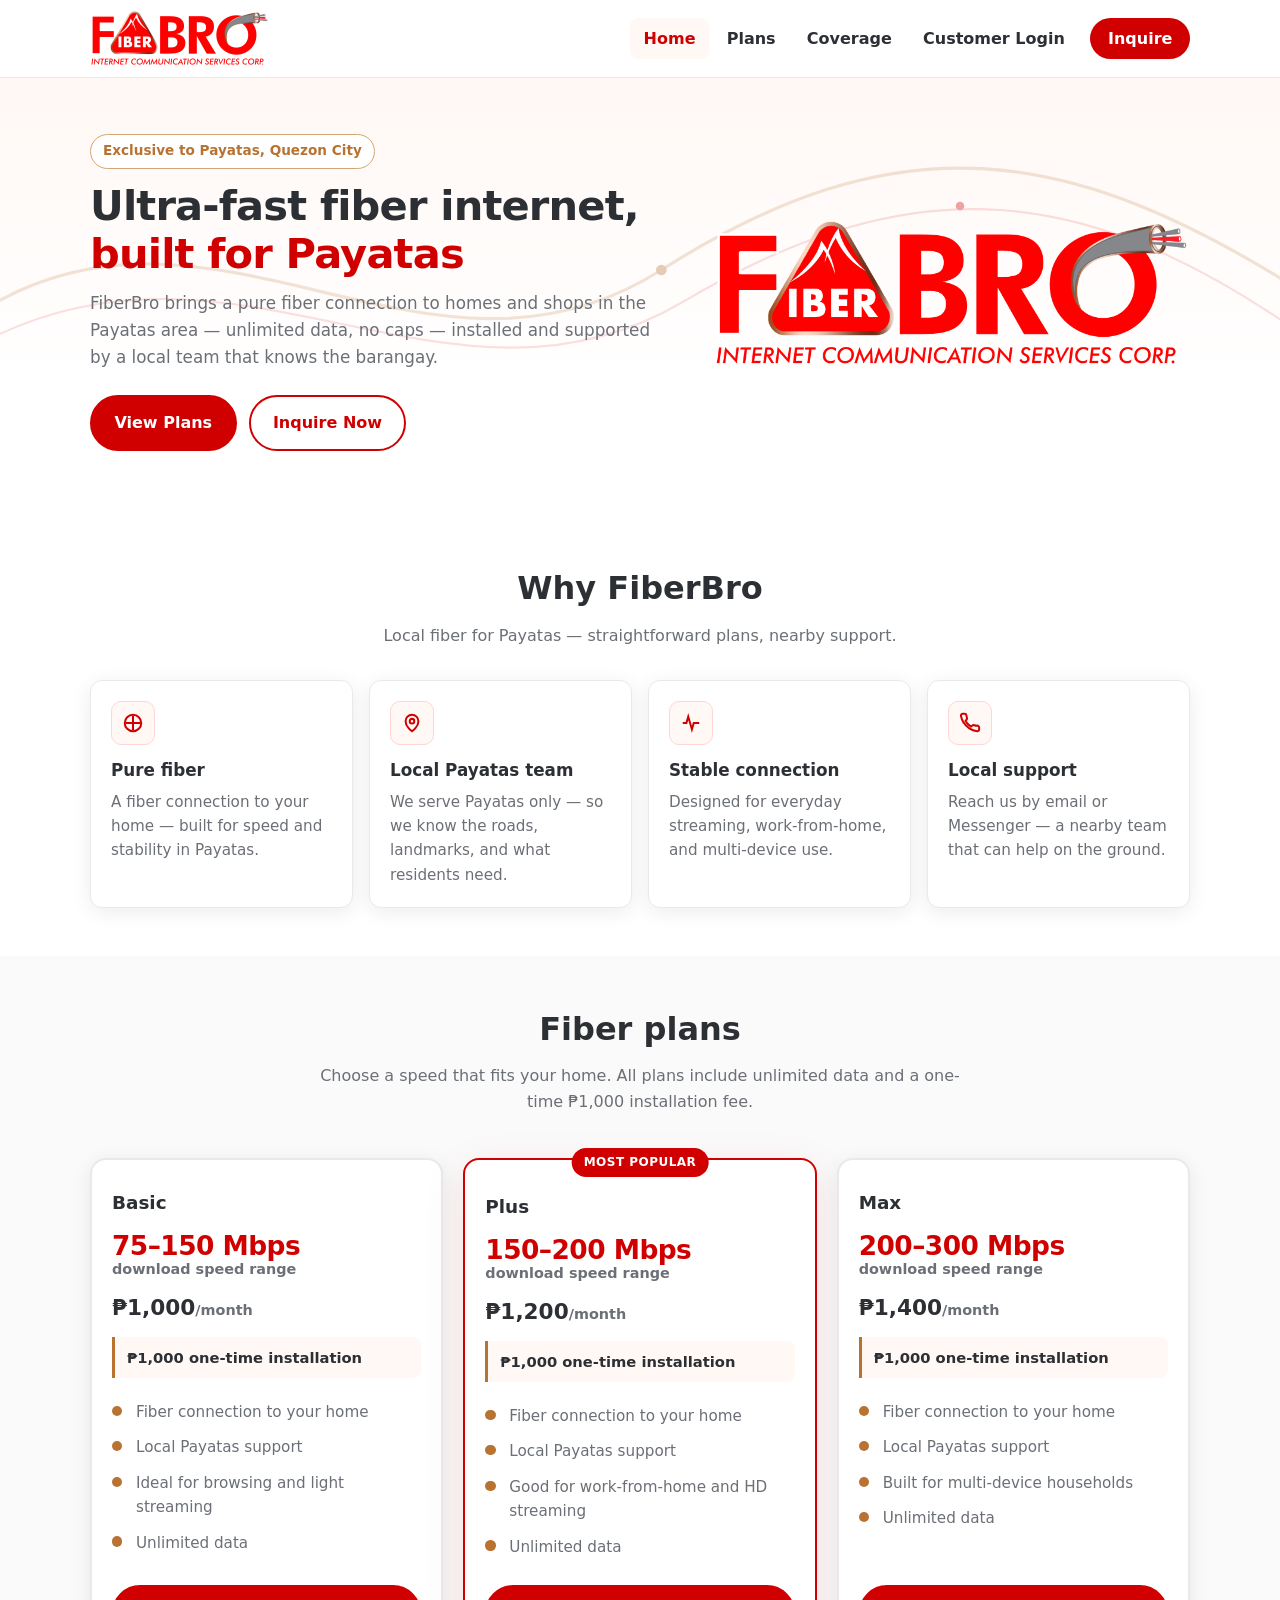
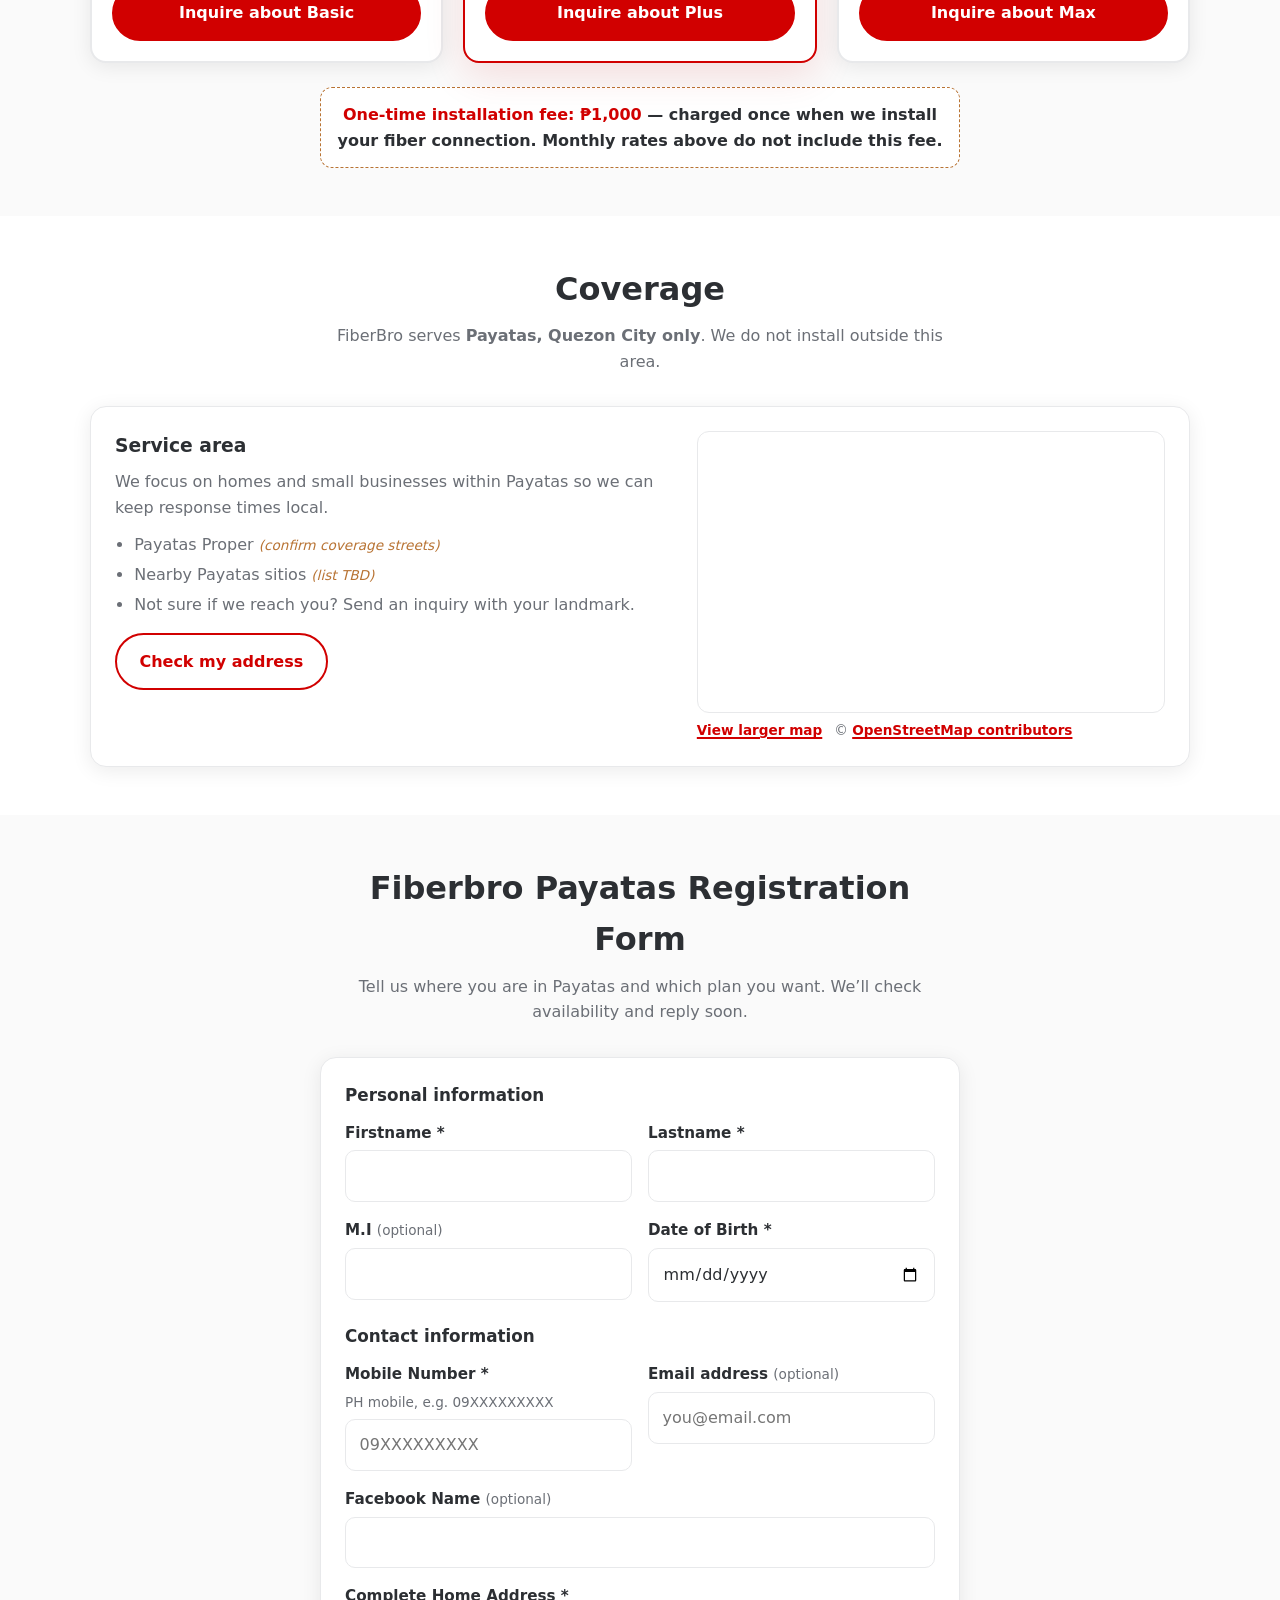
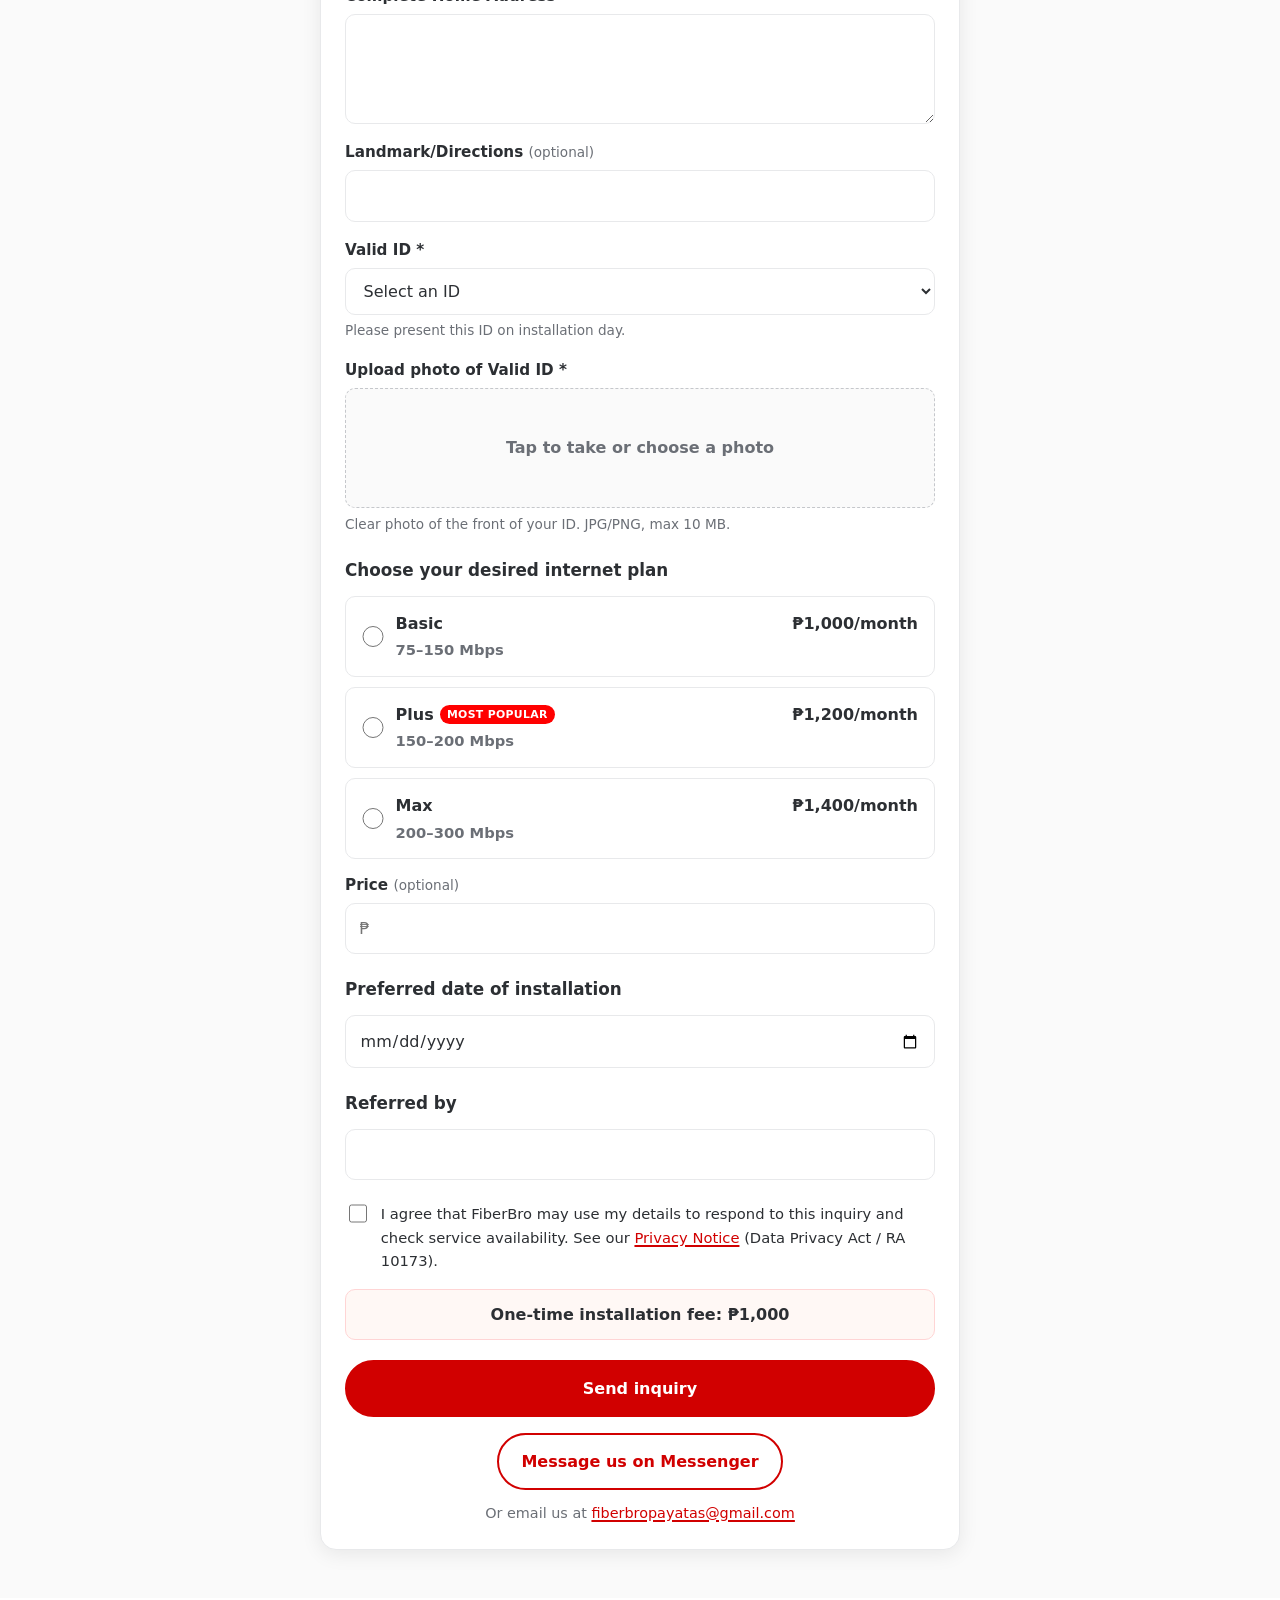
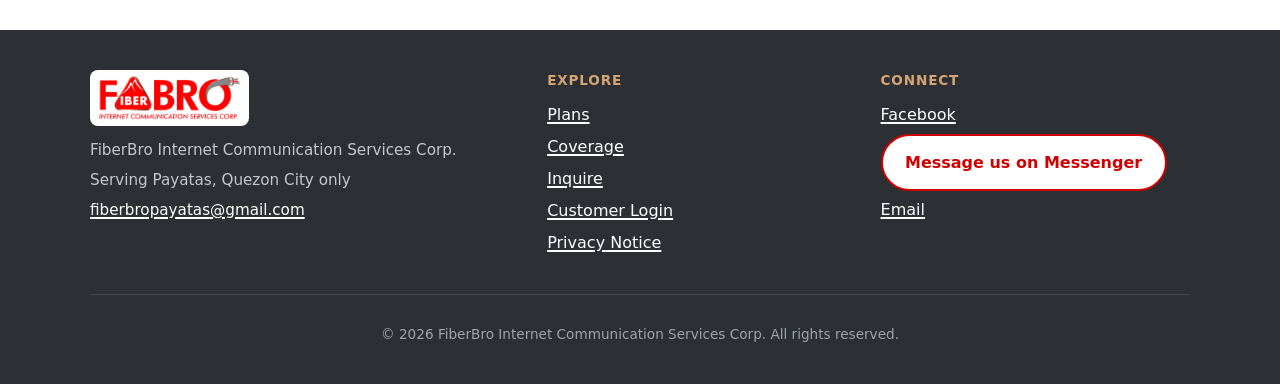
<file: index.html>
<!DOCTYPE html>
<html lang="en">
<head>
  <meta charset="utf-8">
  <meta name="viewport" content="width=device-width, initial-scale=1">
  <title>FiberBro — Ultra-fast fiber internet for Payatas</title>
  <meta name="description" content="FiberBro Internet Communication Services Corp. brings fiber internet exclusively to Payatas, Quezon City. Plans from ₱1,000/month. Inquire today.">
  <meta name="theme-color" content="#D10000">
  <link rel="canonical" href="https://fiberbro.pages.dev/">
  <link rel="icon" href="/assets/img/favicon-32.png?v=20261111a" type="image/png" sizes="32x32">
  <link rel="icon" href="/assets/img/favicon-512.png?v=20261111a" type="image/png" sizes="512x512">
  <link rel="apple-touch-icon" href="/assets/img/apple-touch-icon.png?v=20261111a">

  <meta property="og:type" content="website">
  <meta property="og:site_name" content="FiberBro">
  <meta property="og:title" content="FiberBro — Ultra-fast fiber internet for Payatas">
  <meta property="og:description" content="Fiber internet exclusive to Payatas, Quezon City. Plans from ₱1,000/month plus ₱1,000 one-time installation.">
  <meta property="og:url" content="https://fiberbro.pages.dev/">
  <meta property="og:image" content="https://fiberbro.pages.dev/assets/img/og-image.png?v=20261111a">
  <meta property="og:locale" content="en_PH">
  <meta name="twitter:card" content="summary_large_image">
  <meta name="twitter:title" content="FiberBro — Fiber internet for Payatas">
  <meta name="twitter:description" content="Local fiber internet for Payatas, Quezon City. Inquire today.">
  <meta name="twitter:image" content="https://fiberbro.pages.dev/assets/img/og-image.png?v=20261111a">

  <link rel="stylesheet" href="/assets/css/styles.css?v=20261111a">

  <script type="application/ld+json">
  {
    "@context": "https://schema.org",
    "@type": "LocalBusiness",
    "name": "FiberBro Internet Communication Services Corp.",
    "alternateName": "FiberBro",
    "description": "Fiber internet provider exclusive to the Payatas area of Quezon City, Philippines.",
    "url": "https://fiberbro.pages.dev/",
    "email": "fiberbropayatas@gmail.com",
    "image": "https://fiberbro.pages.dev/assets/img/fiberbro-logo.png?v=20261111a",
    "areaServed": {
      "@type": "Place",
      "name": "Payatas, Quezon City, Philippines"
    },
    "address": {
      "@type": "PostalAddress",
      "addressLocality": "Payatas",
      "addressRegion": "Quezon City",
      "addressCountry": "PH"
    },
    "priceRange": "₱₱",
    "sameAs": [
      "https://www.facebook.com/721922910999905"
    ]
  }
  </script>
</head>
<body>
  <a class="skip-link" href="#main">Skip to content</a>

  <header class="site-header">
    <div class="container header-inner">
      <a class="logo-link" href="/" aria-label="FiberBro home">
        <picture>
          <source type="image/webp" srcset="/assets/img/fiberbro-logo-header.webp?v=20261111a">
          <img src="/assets/img/fiberbro-logo-header.png?v=20261111a" width="716" height="224" alt="FiberBro Internet Communication Services Corp.">
        </picture>
      </a>
      <button class="nav-toggle" type="button" aria-controls="site-nav" aria-expanded="false" aria-label="Open menu">
        <svg viewBox="0 0 24 24" fill="none" stroke="currentColor" stroke-width="2.5" aria-hidden="true">
          <path d="M4 6h16M4 12h16M4 18h16"/>
        </svg>
      </button>
      <nav class="site-nav" id="site-nav" aria-label="Primary">
        <ul>
          <li><a href="#home" aria-current="page">Home</a></li>
          <li><a href="#plans">Plans</a></li>
          <li><a href="#coverage">Coverage</a></li>
          <li><a href="/login/">Customer Login</a></li>
          <li><a class="nav-cta" href="#inquire">Inquire</a></li>
        </ul>
      </nav>
    </div>
  </header>

  <main id="main">
    <!-- HERO -->
    <section class="hero" id="home">
      <svg class="hero-fiber" viewBox="0 0 1200 400" preserveAspectRatio="none" aria-hidden="true">
        <path d="M-20 220 C 200 80, 400 320, 620 180 S 1000 60, 1220 200" fill="none" stroke="#B87333" stroke-width="3" opacity="0.55"/>
        <path d="M-20 250 C 220 120, 420 340, 640 210 S 1020 100, 1220 240" fill="none" stroke="#D10000" stroke-width="2" opacity="0.35"/>
        <circle cx="620" cy="180" r="5" fill="#B87333"/>
        <circle cx="900" cy="120" r="4" fill="#D10000"/>
      </svg>
      <div class="container hero-inner">
        <div class="hero-copy">
          <span class="badge-local">Exclusive to Payatas, Quezon City</span>
          <h1>Ultra-fast fiber internet, <span class="accent">built for Payatas</span></h1>
          <p class="hero-sub">FiberBro brings a pure fiber connection to homes and shops in the Payatas area — unlimited data, no caps — installed and supported by a local team that knows the barangay.</p>
          <div class="hero-actions">
            <a class="btn btn-primary" href="#plans">View Plans</a>
            <a class="btn btn-secondary" href="#inquire">Inquire Now</a>
          </div>
        </div>
        <div class="hero-brand">
          <picture>
            <source type="image/webp" srcset="/assets/img/fiberbro-logo.webp?v=20261111a">
            <img src="/assets/img/fiberbro-logo.png?v=20261111a" width="1600" height="501" alt="FiberBro Internet Communication Services Corp. logo">
          </picture>
        </div>
      </div>
    </section>

    <!-- WHY -->
    <section class="section" id="why" aria-labelledby="why-heading">
      <div class="container">
        <div class="section-head">
          <h2 id="why-heading">Why FiberBro</h2>
          <p>Local fiber for Payatas — straightforward plans, nearby support.</p>
        </div>
        <div class="why-grid">
          <article class="why-card">
            <div class="why-icon" aria-hidden="true">
              <svg width="22" height="22" viewBox="0 0 24 24" fill="none" stroke="currentColor" stroke-width="2.2"><path d="M4 12h16M12 4v16"/><circle cx="12" cy="12" r="9"/></svg>
            </div>
            <h3>Pure fiber</h3>
            <p>A fiber connection to your home — built for speed and stability in Payatas.</p>
          </article>
          <article class="why-card">
            <div class="why-icon" aria-hidden="true">
              <svg width="22" height="22" viewBox="0 0 24 24" fill="none" stroke="currentColor" stroke-width="2.2"><path d="M12 21s-7-4.5-7-11a7 7 0 0 1 14 0c0 6.5-7 11-7 11z"/><circle cx="12" cy="10" r="2.5"/></svg>
            </div>
            <h3>Local Payatas team</h3>
            <p>We serve Payatas only — so we know the roads, landmarks, and what residents need.</p>
          </article>
          <article class="why-card">
            <div class="why-icon" aria-hidden="true">
              <svg width="22" height="22" viewBox="0 0 24 24" fill="none" stroke="currentColor" stroke-width="2.2"><path d="M3 12h4l2-7 4 14 2-7h6"/></svg>
            </div>
            <h3>Stable connection</h3>
            <p>Designed for everyday streaming, work-from-home, and multi-device use.</p>
          </article>
          <article class="why-card">
            <div class="why-icon" aria-hidden="true">
              <svg width="22" height="22" viewBox="0 0 24 24" fill="none" stroke="currentColor" stroke-width="2.2"><path d="M22 16.9v2a2 2 0 0 1-2.2 2 19.8 19.8 0 0 1-8.6-3.1 19.5 19.5 0 0 1-6-6A19.8 19.8 0 0 1 2.1 4.2 2 2 0 0 1 4.1 2h2a2 2 0 0 1 2 1.7c.1.9.3 1.8.6 2.6a2 2 0 0 1-.5 2.1L7.1 9.9a16 16 0 0 0 6 6l1.5-1.1a2 2 0 0 1 2.1-.4c.8.3 1.7.5 2.6.6A2 2 0 0 1 22 16.9z"/></svg>
            </div>
            <h3>Local support</h3>
            <p>Reach us by email or Messenger — a nearby team that can help on the ground.</p>
          </article>
        </div>
      </div>
    </section>

    <!-- PLANS -->
    <section class="section section-alt" id="plans" aria-labelledby="plans-heading">
      <div class="container">
        <div class="section-head">
          <h2 id="plans-heading">Fiber plans</h2>
          <p>Choose a speed that fits your home. All plans include unlimited data and a one-time ₱1,000 installation fee.</p>
        </div>
        <div class="plans-grid" id="plans-grid">
          <!-- Filled by assets/js/main.js from the PLANS config block -->
          <noscript>
            <article class="plan-card">
              <h3 class="plan-name">Basic</h3>
              <p class="plan-speed">75–150 Mbps</p>
              <p class="plan-price">₱1,000<small>/month</small></p>
              <p class="plan-install">₱1,000 one-time installation</p>
              <ul class="plan-features"><li>Unlimited data</li></ul>
            </article>
            <article class="plan-card popular">
              <span class="plan-badge">Most Popular</span>
              <h3 class="plan-name">Plus</h3>
              <p class="plan-speed">150–200 Mbps</p>
              <p class="plan-price">₱1,200<small>/month</small></p>
              <p class="plan-install">₱1,000 one-time installation</p>
              <ul class="plan-features"><li>Unlimited data</li></ul>
            </article>
            <article class="plan-card">
              <h3 class="plan-name">Max</h3>
              <p class="plan-speed">200–300 Mbps</p>
              <p class="plan-price">₱1,400<small>/month</small></p>
              <p class="plan-install">₱1,000 one-time installation</p>
              <ul class="plan-features"><li>Unlimited data</li></ul>
            </article>
          </noscript>
        </div>
        <p class="plans-note">
          <strong>One-time installation fee: ₱1,000</strong> — charged once when we install your fiber connection. Monthly rates above do not include this fee.
        </p>
      </div>
    </section>

    <!-- COVERAGE -->
    <section class="section" id="coverage" aria-labelledby="coverage-heading">
      <div class="container">
        <div class="section-head">
          <h2 id="coverage-heading">Coverage</h2>
          <p>FiberBro serves <strong>Payatas, Quezon City only</strong>. We do not install outside this area.</p>
        </div>
        <div class="coverage-box">
          <div>
            <h3 style="margin:0 0 0.5rem;font-weight:800;">Service area</h3>
            <p style="margin:0;color:var(--gray);">We focus on homes and small businesses within Payatas so we can keep response times local.</p>
            <ul class="area-list">
              <!-- TODO(owner): replace with confirmed sitios / streets / landmarks -->
              <li>Payatas Proper <span class="todo-note">(confirm coverage streets)</span></li>
              <li>Nearby Payatas sitios <span class="todo-note">(list TBD)</span></li>
              <li>Not sure if we reach you? Send an inquiry with your landmark.</li>
            </ul>
            <p style="margin:1rem 0 0;"><a class="btn btn-secondary" href="#inquire">Check my address</a></p>
          </div>
          <figure class="coverage-map">
            <div class="coverage-map-frame">
              <iframe
                title="Map of Payatas, Quezon City"
                src="https://www.openstreetmap.org/export/embed.html?bbox=121.085%2C14.690%2C121.125%2C14.730&layer=mapnik&marker=14.710%2C121.105"
                loading="lazy"
                referrerpolicy="no-referrer-when-downgrade"></iframe>
            </div>
            <figcaption>
              <a href="https://www.openstreetmap.org/?mlat=14.710&mlon=121.105#map=15/14.710/121.105" target="_blank" rel="noopener">View larger map</a>
              <span>© <a href="https://www.openstreetmap.org/copyright" target="_blank" rel="noopener">OpenStreetMap contributors</a></span>
            </figcaption>
          </figure>
        </div>
      </div>
    </section>

    <!-- INQUIRE -->
    <section class="section section-alt inquire" id="inquire" aria-labelledby="inquire-heading">
      <div class="container">
        <div class="section-head">
          <h2 id="inquire-heading">Fiberbro Payatas Registration Form</h2>
          <p>Tell us where you are in Payatas and which plan you want. We’ll check availability and reply soon.</p>
        </div>
        <div class="form-card">
          <form id="inquiry-form" action="https://script.google.com/macros/s/AKfycbwY9a5oRCCG_ztClnLn6Ku4N1fawzALZQV2_Q4sDhUvzRsw-Ha6EFGnObvB1Zu9SpQLBA/exec" method="POST">
            <input type="hidden" name="installation_fee" id="installation_fee" value="₱1,000 one-time">

            <div class="form-section">
              <h3>Personal information</h3>
              <div class="form-grid two">
                <div class="field">
                  <label for="firstName">Firstname <span aria-hidden="true">*</span></label>
                  <input id="firstName" name="firstName" type="text" required autocomplete="given-name">
                </div>
                <div class="field">
                  <label for="lastName">Lastname <span aria-hidden="true">*</span></label>
                  <input id="lastName" name="lastName" type="text" required autocomplete="family-name">
                </div>
                <div class="field">
                  <label for="middleInitial">M.I <span class="hint">(optional)</span></label>
                  <input id="middleInitial" name="middleInitial" type="text" maxlength="2" autocomplete="additional-name">
                </div>
                <div class="field">
                  <label for="birthDate">Date of Birth <span aria-hidden="true">*</span></label>
                  <input id="birthDate" name="birthDate" type="date" required autocomplete="bday">
                </div>
              </div>
            </div>

            <div class="form-section">
              <h3>Contact information</h3>
              <div class="form-grid">
                <div class="form-grid two">
                  <div class="field">
                    <label for="phone">Mobile Number <span aria-hidden="true">*</span></label>
                    <span class="hint" id="mobile-hint">PH mobile, e.g. 09XXXXXXXXX</span>
                    <input id="phone" name="phone" type="tel" required inputmode="tel"
                           autocomplete="tel-national" placeholder="09XXXXXXXXX"
                           pattern="^09\d{9}$" aria-describedby="mobile-hint">
                  </div>
                  <div class="field">
                    <label for="email">Email address <span class="hint">(optional)</span></label>
                    <input id="email" name="email" type="email" autocomplete="email" placeholder="you@email.com">
                  </div>
                </div>
                <div class="field">
                  <label for="facebookName">Facebook Name <span class="hint">(optional)</span></label>
                  <input id="facebookName" name="facebookName" type="text" autocomplete="off">
                </div>
                <div class="field">
                  <label for="address">Complete Home Address <span aria-hidden="true">*</span></label>
                  <textarea id="address" name="address" required autocomplete="street-address"></textarea>
                </div>
                <div class="field">
                  <label for="landmark">Landmark/Directions <span class="hint">(optional)</span></label>
                  <input id="landmark" name="landmark" type="text">
                </div>
                <div class="field">
                  <label for="validId">Valid ID <span aria-hidden="true">*</span></label>
                  <select id="validId" name="validId" required aria-describedby="valid-id-note">
                    <option value="" selected>Select an ID</option>
                    <option>UMID</option>
                    <option>Driver's License</option>
                    <option>Passport</option>
                    <option>PhilSys National ID</option>
                    <option>Postal ID</option>
                    <option>Voter's ID</option>
                    <option>PRC ID</option>
                    <option>SSS ID</option>
                    <option>Senior Citizen ID</option>
                    <option>Other</option>
                  </select>
                  <span class="hint" id="valid-id-note">Please present this ID on installation day.</span>
                </div>
                <div class="field">
                  <label for="idPhoto">Upload photo of Valid ID <span aria-hidden="true">*</span></label>
                  <div class="id-drop" id="id-drop">
                    <input id="idPhoto" name="idPhoto" type="file" accept="image/*" capture="environment" required aria-describedby="id-photo-note">
                    <span class="id-drop-empty">Tap to take or choose a photo</span>
                    <span class="id-drop-picked" id="id-photo-picked" hidden>
                      <img id="id-photo-preview" alt="Preview of your valid ID" width="72" height="72">
                      <button type="button" class="id-upload-change" id="id-photo-change">Change</button>
                    </span>
                  </div>
                  <span class="hint" id="id-photo-note">Clear photo of the front of your ID. JPG/PNG, max 10 MB.</span>
                </div>
              </div>
            </div>

            <div class="form-section">
              <h3 id="plan-legend">Choose your desired internet plan</h3>
              <div class="plan-options" role="radiogroup" aria-labelledby="plan-legend">
                <label class="plan-option">
                  <input type="radio" name="plan" value="75–150 Mbps ₱1,000/month" data-plan-id="basic" required>
                  <span class="plan-option-copy">
                    <span class="plan-option-top">
                      <span class="plan-option-name">Basic</span>
                      <span class="plan-option-price">₱1,000/month</span>
                    </span>
                    <span class="plan-option-speed">75–150 Mbps</span>
                  </span>
                </label>
                <label class="plan-option">
                  <input type="radio" name="plan" value="150–200 Mbps ₱1,200/month" data-plan-id="plus" required>
                  <span class="plan-option-copy">
                    <span class="plan-option-top">
                      <span class="plan-option-name">Plus <span class="plan-option-tag">Most Popular</span></span>
                      <span class="plan-option-price">₱1,200/month</span>
                    </span>
                    <span class="plan-option-speed">150–200 Mbps</span>
                  </span>
                </label>
                <label class="plan-option">
                  <input type="radio" name="plan" value="200–300 Mbps ₱1,400/month" data-plan-id="max" required>
                  <span class="plan-option-copy">
                    <span class="plan-option-top">
                      <span class="plan-option-name">Max</span>
                      <span class="plan-option-price">₱1,400/month</span>
                    </span>
                    <span class="plan-option-speed">200–300 Mbps</span>
                  </span>
                </label>
              </div>
              <div class="form-grid" style="margin-top:0.85rem;">
                <div class="field">
                  <label for="price">Price <span class="hint">(optional)</span></label>
                  <input id="price" name="price" type="number" min="0" step="0.01" placeholder="₱" inputmode="decimal">
                </div>
              </div>
            </div>

            <div class="form-section">
              <h3 id="install-date-legend">Preferred date of installation</h3>
              <div class="field">
                <input id="installDate" name="installDate" type="date" required aria-labelledby="install-date-legend">
              </div>
            </div>

            <div class="form-section">
              <h3 id="referred-by-legend">Referred by</h3>
              <div class="field">
                <input id="referredBy" name="referredBy" type="text" aria-labelledby="referred-by-legend">
              </div>
            </div>

            <div class="consent">
              <input id="consent" name="consent" type="checkbox" value="yes" required>
              <label for="consent">
                I agree that FiberBro may use my details to respond to this inquiry and check service availability.
                See our <a href="/privacy.html">Privacy Notice</a> (Data Privacy Act / RA 10173).
              </label>
            </div>

            <p class="install-fee-note" style="margin-top:1rem;">One-time installation fee: ₱1,000</p>

            <div style="margin-top:1.25rem;">
              <button class="btn btn-primary btn-block" type="submit">Send inquiry</button>
            </div>
            <div id="form-status" class="form-status" role="status" tabindex="-1" hidden></div>
          </form>
          <p style="margin:1rem 0 0;text-align:center;">
            <a class="btn btn-secondary" href="https://m.me/721922910999905" target="_blank" rel="noopener">Message us on Messenger</a>
          </p>
          <p style="margin:0.75rem 0 0;text-align:center;color:var(--gray);font-size:0.9rem;">
            Or email us at <a href="mailto:fiberbropayatas@gmail.com">fiberbropayatas@gmail.com</a>
          </p>
        </div>
      </div>
    </section>
  </main>

  <footer class="site-footer">
    <div class="container footer-grid">
      <div class="footer-brand">
        <picture>
          <source type="image/webp" srcset="/assets/img/fiberbro-logo-header.webp?v=20261111a">
          <img src="/assets/img/fiberbro-logo-header.png?v=20261111a" width="716" height="224" alt="FiberBro">
        </picture>
        <p>FiberBro Internet Communication Services Corp.</p>
        <p>Serving Payatas, Quezon City only</p>
        <p><a href="mailto:fiberbropayatas@gmail.com">fiberbropayatas@gmail.com</a></p>
      </div>
      <div class="footer-col">
        <h3>Explore</h3>
        <ul>
          <li><a href="#plans">Plans</a></li>
          <li><a href="#coverage">Coverage</a></li>
          <li><a href="#inquire">Inquire</a></li>
          <li><a href="/login/">Customer Login</a></li>
          <li><a href="/privacy.html">Privacy Notice</a></li>
        </ul>
      </div>
      <div class="footer-col">
        <h3>Connect</h3>
        <ul>
          <li><a href="https://www.facebook.com/721922910999905" target="_blank" rel="noopener">Facebook</a></li>
          <li><a class="btn btn-secondary" href="https://m.me/721922910999905" target="_blank" rel="noopener">Message us on Messenger</a></li>
          <li><a href="mailto:fiberbropayatas@gmail.com">Email</a></li>
        </ul>
      </div>
    </div>
    <div class="container footer-bottom">
      <p>© <span id="year">2026</span> FiberBro Internet Communication Services Corp. All rights reserved.</p>
    </div>
  </footer>

  <script src="/admin/config.js?v=20261111a"></script>
  <script src="/assets/js/main.js?v=20261111a" defer></script>
</body>
</html>
</file>
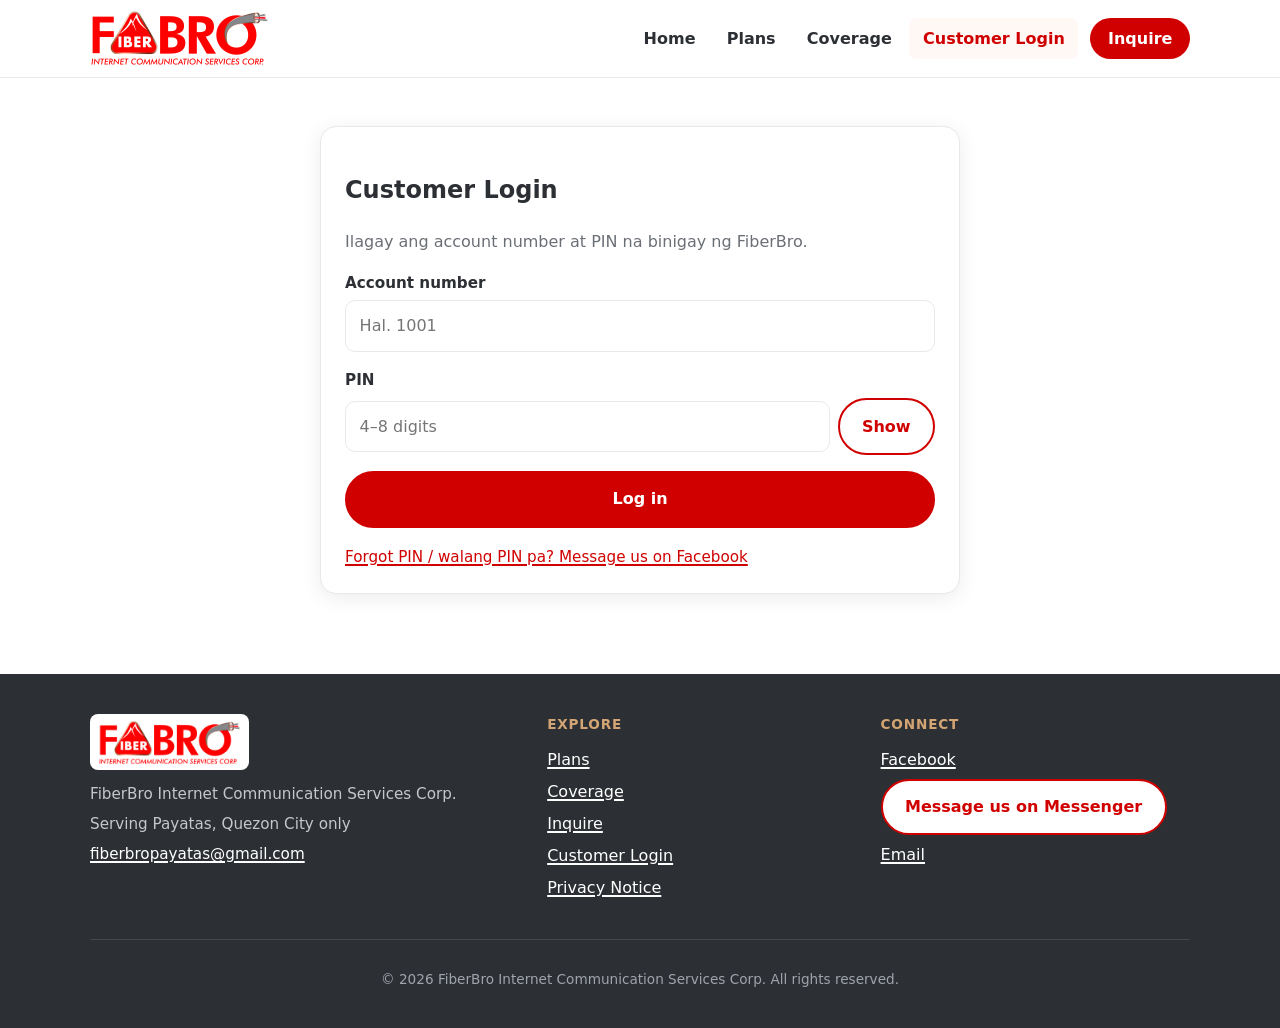
<file: login/index.html>
<!DOCTYPE html>
<html lang="en">
<head>
  <meta charset="utf-8">
  <meta name="viewport" content="width=device-width, initial-scale=1">
  <title>Customer Login — FiberBro</title>
  <meta name="description" content="Mag-login sa FiberBro customer portal gamit ang account number at PIN.">
  <meta name="theme-color" content="#D10000">
  <link rel="canonical" href="https://fiberbro.pages.dev/login/">
  <link rel="icon" href="/assets/img/favicon-32.png?v=20261111a" type="image/png" sizes="32x32">
  <link rel="icon" href="/assets/img/favicon-512.png?v=20261111a" type="image/png" sizes="512x512">
  <link rel="apple-touch-icon" href="/assets/img/apple-touch-icon.png?v=20261111a">
  <link rel="stylesheet" href="/assets/css/styles.css?v=20261111a">
</head>
<body>
  <a class="skip-link" href="#main">Skip to content</a>
  <header class="site-header">
    <div class="container header-inner">
      <a class="logo-link" href="/" aria-label="FiberBro home">
        <picture>
          <source type="image/webp" srcset="/assets/img/fiberbro-logo-header.webp?v=20261111a">
          <img src="/assets/img/fiberbro-logo-header.png?v=20261111a" width="716" height="224" alt="FiberBro Internet Communication Services Corp.">
        </picture>
      </a>
      <button class="nav-toggle" type="button" aria-controls="site-nav" aria-expanded="false" aria-label="Open menu">
        <svg viewBox="0 0 24 24" fill="none" stroke="currentColor" stroke-width="2.5" aria-hidden="true">
          <path d="M4 6h16M4 12h16M4 18h16"/>
        </svg>
      </button>
      <nav class="site-nav" id="site-nav" aria-label="Primary">
        <ul>
          <li><a href="/#home">Home</a></li>
          <li><a href="/#plans">Plans</a></li>
          <li><a href="/#coverage">Coverage</a></li>
          <li><a href="/login/" aria-current="page">Customer Login</a></li>
          <li><a class="nav-cta" href="/#inquire">Inquire</a></li>
        </ul>
      </nav>
    </div>
  </header>
  <main id="main">
    <section class="section">
      <div class="container">
        <div class="form-card">
          <h1>Customer Login</h1>
          <p class="pay-note">Ilagay ang account number at PIN na binigay ng FiberBro.</p>
          <form id="login-form" class="form-grid">
            <div class="field">
              <label for="account">Account number</label>
              <input id="account" name="account" autocomplete="username" inputmode="text" required placeholder="Hal. 1001">
            </div>
            <div class="field">
              <label for="pin">PIN</label>
              <div class="pin-row">
                <input id="pin" name="pin" type="password" inputmode="numeric" autocomplete="current-password" minlength="4" maxlength="8" pattern="[0-9]{4,8}" required placeholder="4–8 digits">
                <button type="button" class="btn btn-secondary" id="pin-toggle" aria-pressed="false" aria-controls="pin" aria-label="Show PIN">Show</button>
              </div>
            </div>
            <button class="btn btn-primary btn-block" id="login-button" type="submit">Log in</button>
          </form>
          <div id="login-status" class="form-status" role="alert" hidden></div>
          <p class="login-help"><a href="https://www.facebook.com/721922910999905" target="_blank" rel="noopener">Forgot PIN / walang PIN pa? Message us on Facebook</a></p>
        </div>
      </div>
    </section>
  </main>
  <footer class="site-footer">
    <div class="container footer-grid">
      <div class="footer-brand">
        <picture>
          <source type="image/webp" srcset="/assets/img/fiberbro-logo-header.webp?v=20261111a">
          <img src="/assets/img/fiberbro-logo-header.png?v=20261111a" width="716" height="224" alt="FiberBro">
        </picture>
        <p>FiberBro Internet Communication Services Corp.</p>
        <p>Serving Payatas, Quezon City only</p>
        <p><a href="mailto:fiberbropayatas@gmail.com">fiberbropayatas@gmail.com</a></p>
      </div>
      <div class="footer-col">
        <h3>Explore</h3>
        <ul>
          <li><a href="/#plans">Plans</a></li>
          <li><a href="/#coverage">Coverage</a></li>
          <li><a href="/#inquire">Inquire</a></li>
          <li><a href="/login/">Customer Login</a></li>
          <li><a href="/privacy.html">Privacy Notice</a></li>
        </ul>
      </div>
      <div class="footer-col">
        <h3>Connect</h3>
        <ul>
          <li><a href="https://www.facebook.com/721922910999905" target="_blank" rel="noopener">Facebook</a></li>
          <li><a class="btn btn-secondary" href="https://m.me/721922910999905" target="_blank" rel="noopener">Message us on Messenger</a></li>
          <li><a href="mailto:fiberbropayatas@gmail.com">Email</a></li>
        </ul>
      </div>
    </div>
    <div class="container footer-bottom">
      <p>© <span id="year">2026</span> FiberBro Internet Communication Services Corp. All rights reserved.</p>
    </div>
  </footer>
  <script src="/admin/config.js?v=20261111a"></script>
  <script src="/login/login.js?v=20261111a"></script>
  <script src="/assets/js/main.js?v=20261111a" defer></script>
</body>
</html>
</file>
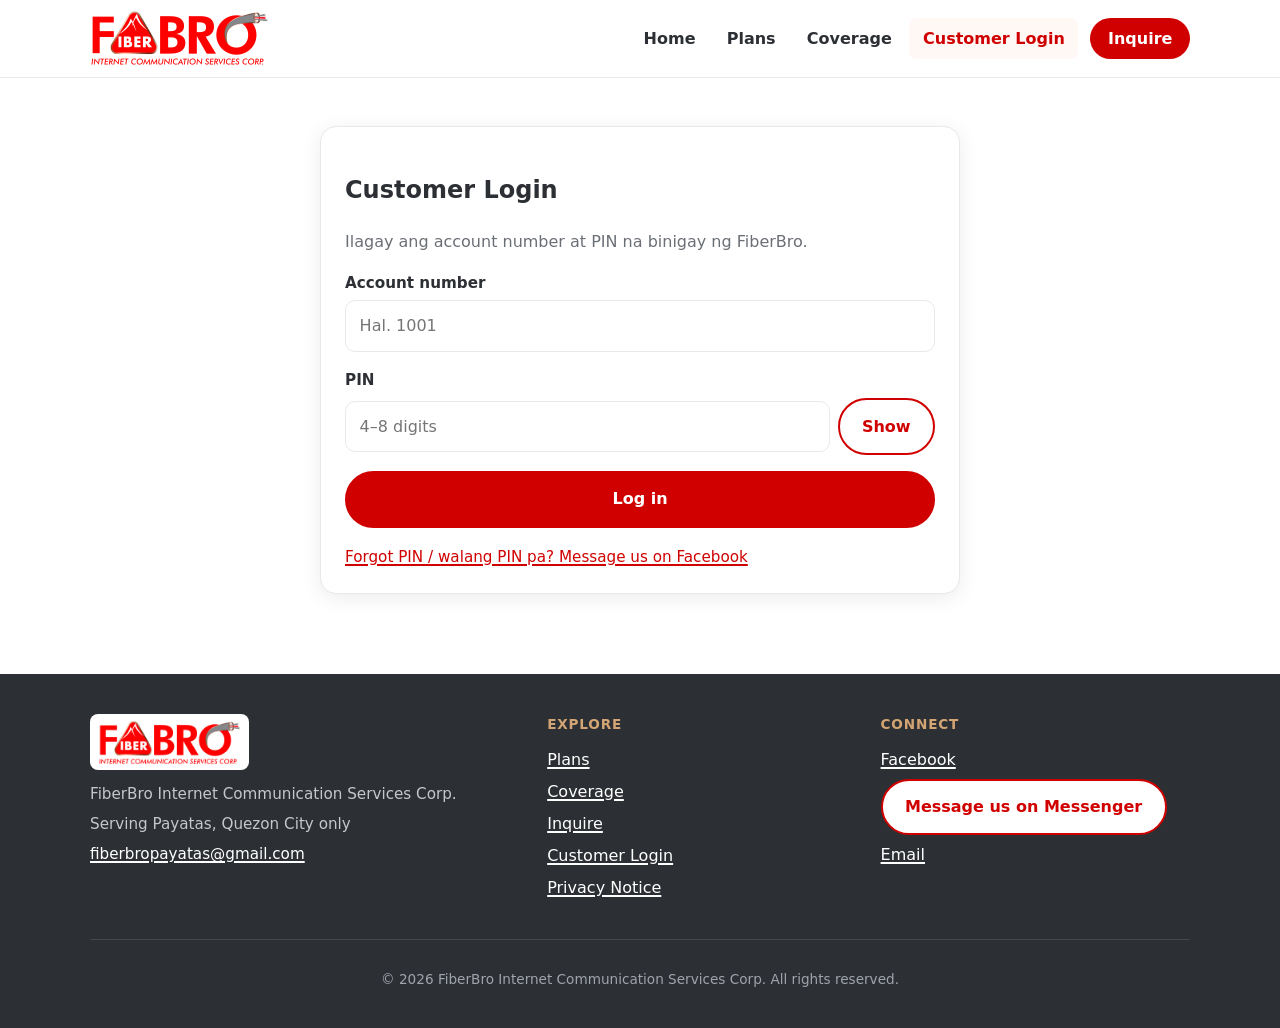
<file: portal/index.html>
<!DOCTYPE html>
<html lang="en">
<head>
  <meta charset="utf-8">
  <meta name="viewport" content="width=device-width, initial-scale=1">
  <title>My account — FiberBro</title>
  <meta name="description" content="FiberBro customer portal: account, bills, payments, and repair requests.">
  <meta name="robots" content="noindex, nofollow">
  <meta name="theme-color" content="#D10000">
  <link rel="icon" href="/assets/img/favicon-32.png?v=20261124b" type="image/png" sizes="32x32">
  <link rel="apple-touch-icon" href="/assets/img/apple-touch-icon.png?v=20261124b">
  <link rel="stylesheet" href="/assets/css/styles.css?v=20261124b">
</head>
<body>
  <a class="skip-link" href="#main">Skip to content</a>
  <header class="site-header">
    <div class="container header-inner">
      <a class="logo-link" href="/" aria-label="FiberBro home">
        <picture>
          <source type="image/webp" srcset="/assets/img/fiberbro-logo-header.webp?v=20261124b">
          <img src="/assets/img/fiberbro-logo-header.png?v=20261124b" width="716" height="224" alt="FiberBro Internet Communication Services Corp.">
        </picture>
      </a>
      <button class="nav-toggle" type="button" aria-controls="site-nav" aria-expanded="false" aria-label="Open menu">
        <svg viewBox="0 0 24 24" fill="none" stroke="currentColor" stroke-width="2.5" aria-hidden="true">
          <path d="M4 6h16M4 12h16M4 18h16"/>
        </svg>
      </button>
      <nav class="site-nav" id="site-nav" aria-label="Primary">
        <ul>
          <li><a href="/#home">Home</a></li>
          <li><a href="/#plans">Plans</a></li>
          <li><a href="/#coverage">Coverage</a></li>
          <li><a href="/login/">Customer Login</a></li>
          <li><a class="nav-cta" href="/#inquire">Inquire</a></li>
        </ul>
      </nav>
    </div>
  </header>
  <main id="main">
    <section class="section">
      <div class="container">
        <div class="form-card portal-card">
          <div class="portal-actions">
            <button type="button" class="btn btn-secondary" id="logout">Logout</button>
          </div>
          <h1>Aking account</h1>
          <div id="portal-status" class="form-status" role="status" hidden></div>
          <div id="portal-body"><p class="pay-note">Hinahanap ang account…</p></div>
        </div>
      </div>
    </section>
  </main>
  <footer class="site-footer">
    <div class="container footer-bottom">
      <p><a href="/">Home</a> · <a href="/login/">Customer Login</a> · <a href="/privacy.html">Privacy Notice</a></p>
      <p>© <span id="year">2026</span> FiberBro Internet Communication Services Corp.</p>
    </div>
  </footer>
  <script src="/admin/config.js?v=20261124b"></script>
  <script src="/portal/portal.js?v=20261124b"></script>
  <script src="/assets/js/main.js?v=20261124b" defer></script>
</body>
</html>
</file>
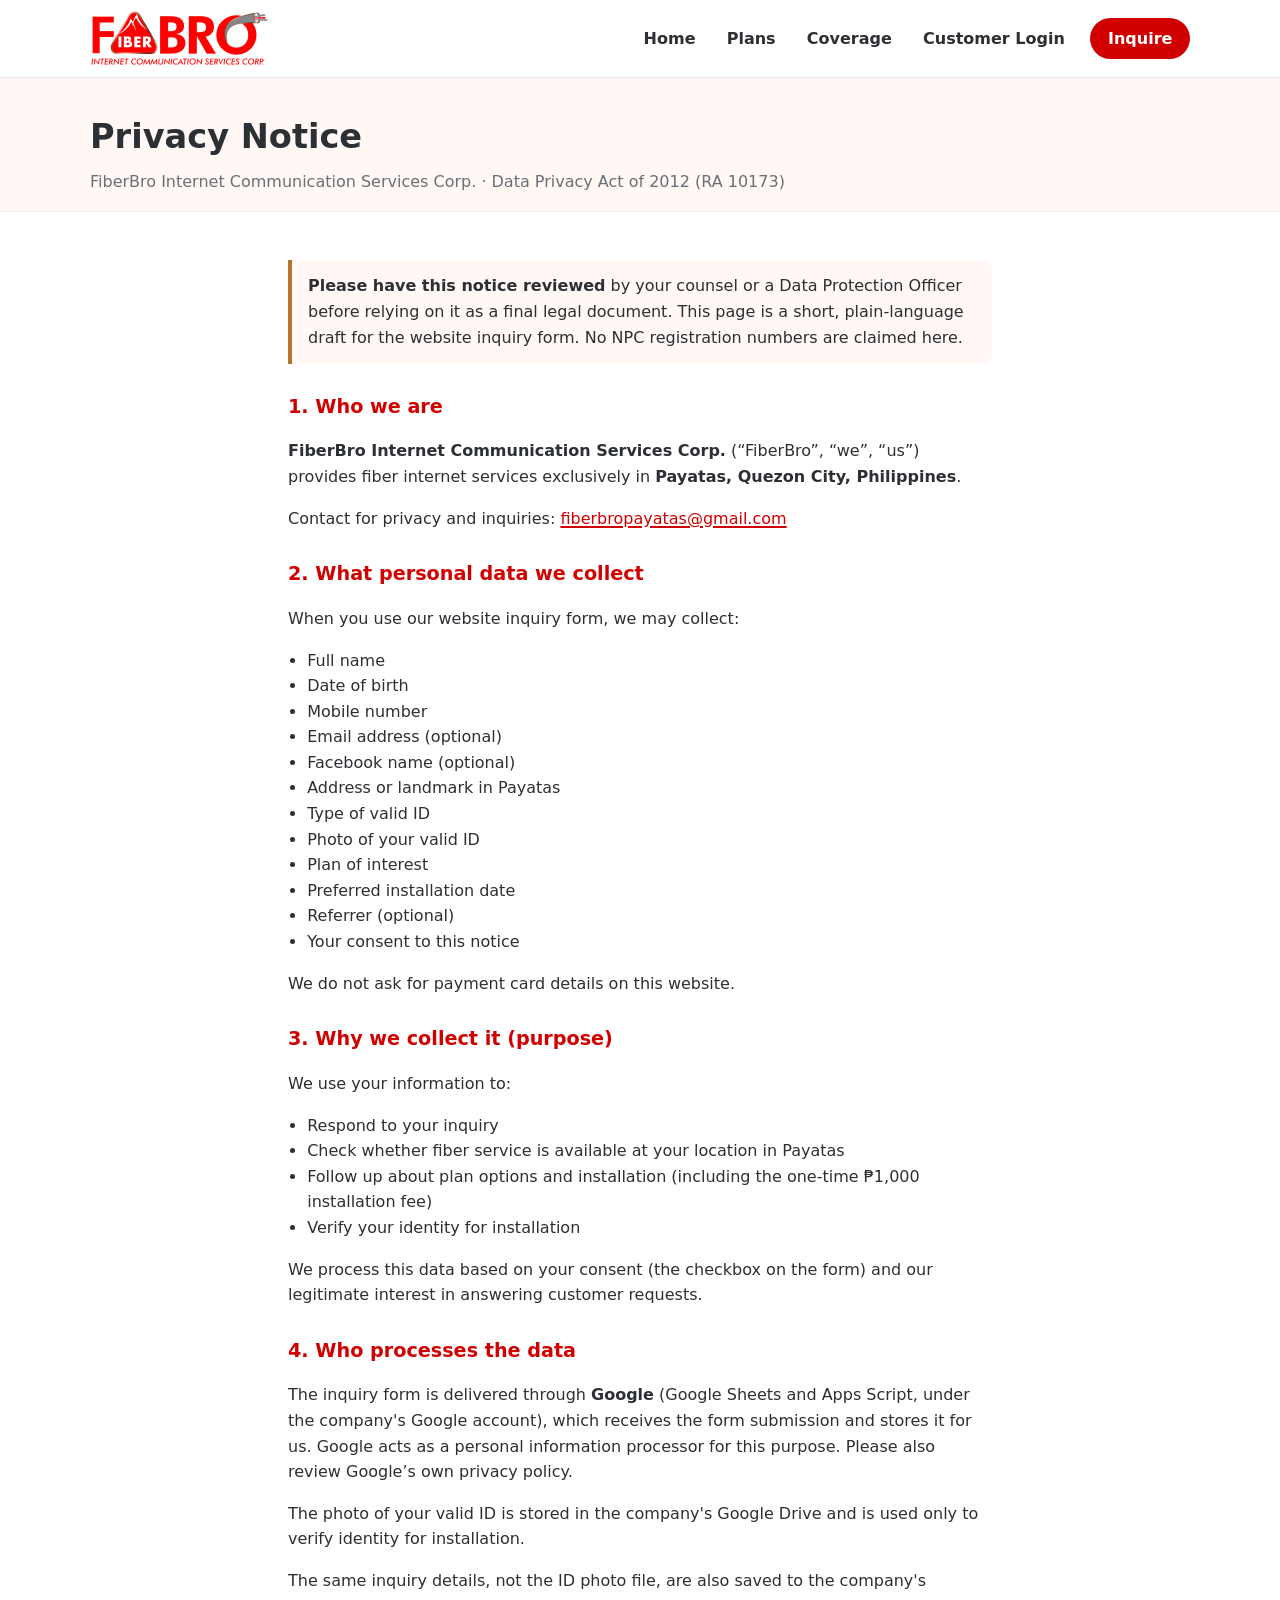
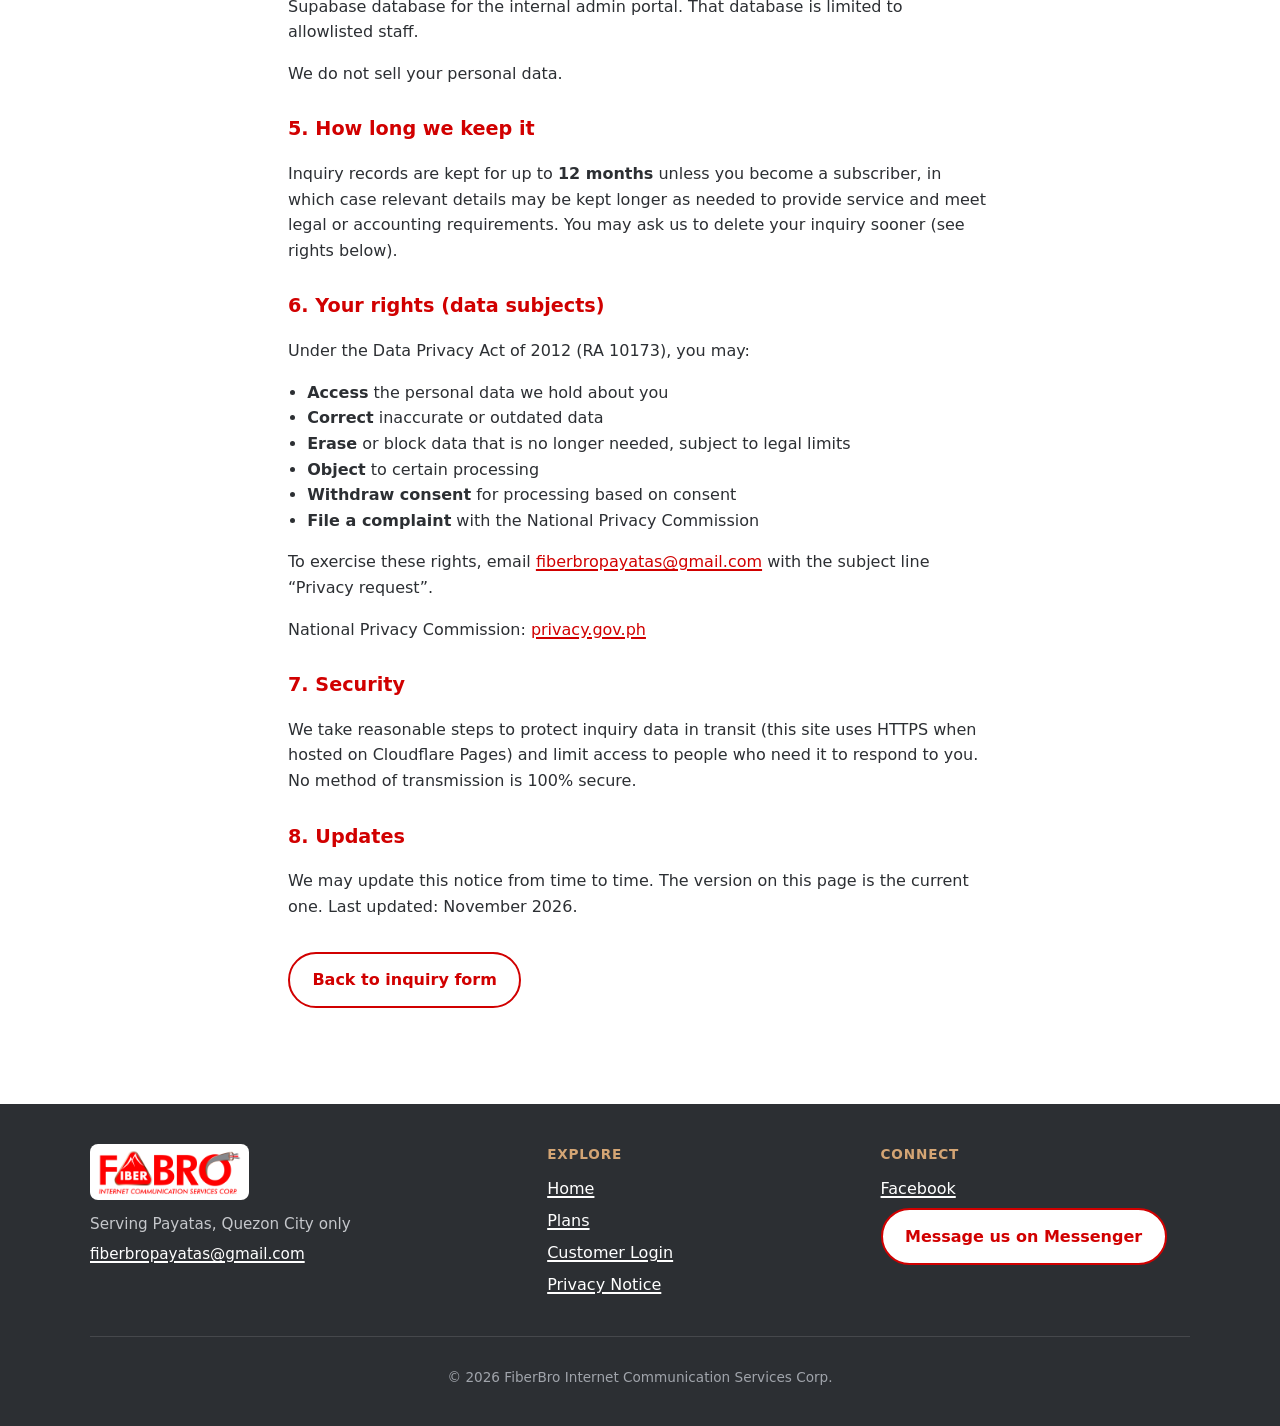
<file: privacy.html>
<!DOCTYPE html>
<html lang="en">
<head>
  <meta charset="utf-8">
  <meta name="viewport" content="width=device-width, initial-scale=1">
  <title>Privacy Notice — FiberBro</title>
  <meta name="description" content="FiberBro Privacy Notice under the Data Privacy Act of 2012 (RA 10173). How we handle inquiry data.">
  <meta name="theme-color" content="#D10000">
  <link rel="canonical" href="https://fiberbro.pages.dev/privacy.html">
  <link rel="icon" href="/assets/img/favicon-32.png?v=20261111a" type="image/png" sizes="32x32">
  <link rel="icon" href="/assets/img/favicon-512.png?v=20261111a" type="image/png" sizes="512x512">
  <link rel="apple-touch-icon" href="/assets/img/apple-touch-icon.png?v=20261111a">
  <meta property="og:title" content="Privacy Notice — FiberBro">
  <meta property="og:description" content="How FiberBro handles personal data under RA 10173.">
  <meta property="og:url" content="https://fiberbro.pages.dev/privacy.html">
  <meta property="og:image" content="https://fiberbro.pages.dev/assets/img/og-image.png?v=20261111a">
  <link rel="stylesheet" href="/assets/css/styles.css?v=20261111a">
</head>
<body>
  <a class="skip-link" href="#main">Skip to content</a>

  <header class="site-header">
    <div class="container header-inner">
      <a class="logo-link" href="/" aria-label="FiberBro home">
        <picture>
          <source type="image/webp" srcset="/assets/img/fiberbro-logo-header.webp?v=20261111a">
          <img src="/assets/img/fiberbro-logo-header.png?v=20261111a" width="716" height="224" alt="FiberBro Internet Communication Services Corp.">
        </picture>
      </a>
      <button class="nav-toggle" type="button" aria-controls="site-nav" aria-expanded="false" aria-label="Open menu">
        <svg viewBox="0 0 24 24" fill="none" stroke="currentColor" stroke-width="2.5" aria-hidden="true">
          <path d="M4 6h16M4 12h16M4 18h16"/>
        </svg>
      </button>
      <nav class="site-nav" id="site-nav" aria-label="Primary">
        <ul>
          <li><a href="/#home">Home</a></li>
          <li><a href="/#plans">Plans</a></li>
          <li><a href="/#coverage">Coverage</a></li>
          <li><a href="/login/">Customer Login</a></li>
          <li><a class="nav-cta" href="/#inquire">Inquire</a></li>
        </ul>
      </nav>
    </div>
  </header>

  <main id="main">
    <div class="page-hero">
      <div class="container">
        <h1>Privacy Notice</h1>
        <p>FiberBro Internet Communication Services Corp. · Data Privacy Act of 2012 (RA 10173)</p>
      </div>
    </div>

    <article class="container prose">
      <div class="notice-box">
        <strong>Please have this notice reviewed</strong> by your counsel or a Data Protection Officer before relying on it as a final legal document.
        This page is a short, plain-language draft for the website inquiry form. No NPC registration numbers are claimed here.
      </div>

      <h2>1. Who we are</h2>
      <p>
        <strong>FiberBro Internet Communication Services Corp.</strong> (“FiberBro”, “we”, “us”) provides fiber internet
        services exclusively in <strong>Payatas, Quezon City, Philippines</strong>.
      </p>
      <p>
        Contact for privacy and inquiries:
        <a href="mailto:fiberbropayatas@gmail.com">fiberbropayatas@gmail.com</a>
      </p>

      <h2>2. What personal data we collect</h2>
      <p>When you use our website inquiry form, we may collect:</p>
      <ul>
        <li>Full name</li>
        <li>Date of birth</li>
        <li>Mobile number</li>
        <li>Email address (optional)</li>
        <li>Facebook name (optional)</li>
        <li>Address or landmark in Payatas</li>
        <li>Type of valid ID</li>
        <li>Photo of your valid ID</li>
        <li>Plan of interest</li>
        <li>Preferred installation date</li>
        <li>Referrer (optional)</li>
        <li>Your consent to this notice</li>
      </ul>
      <p>We do not ask for payment card details on this website.</p>

      <h2>3. Why we collect it (purpose)</h2>
      <p>We use your information to:</p>
      <ul>
        <li>Respond to your inquiry</li>
        <li>Check whether fiber service is available at your location in Payatas</li>
        <li>Follow up about plan options and installation (including the one-time ₱1,000 installation fee)</li>
        <li>Verify your identity for installation</li>
      </ul>
      <p>We process this data based on your consent (the checkbox on the form) and our legitimate interest in answering customer requests.</p>

      <h2>4. Who processes the data</h2>
      <p>
        The inquiry form is delivered through <strong>Google</strong> (Google Sheets and Apps Script, under the company's Google account),
        which receives the form submission and stores it for us. Google acts as a personal information processor for this purpose.
        Please also review Google’s own privacy policy.
      </p>
      <p>The photo of your valid ID is stored in the company's Google Drive and is used only to verify identity for installation.</p>
      <p>The same inquiry details, not the ID photo file, are also saved to the company's Supabase database for the internal admin portal. That database is limited to allowlisted staff.</p>
      <p>We do not sell your personal data.</p>

      <h2>5. How long we keep it</h2>
      <p>
        <!-- TODO(owner): confirm retention with counsel -->
        Inquiry records are kept for up to <strong>12 months</strong> unless you become a subscriber, in which case
        relevant details may be kept longer as needed to provide service and meet legal or accounting requirements.
        You may ask us to delete your inquiry sooner (see rights below).
      </p>

      <h2>6. Your rights (data subjects)</h2>
      <p>Under the Data Privacy Act of 2012 (RA 10173), you may:</p>
      <ul>
        <li><strong>Access</strong> the personal data we hold about you</li>
        <li><strong>Correct</strong> inaccurate or outdated data</li>
        <li><strong>Erase</strong> or block data that is no longer needed, subject to legal limits</li>
        <li><strong>Object</strong> to certain processing</li>
        <li><strong>Withdraw consent</strong> for processing based on consent</li>
        <li><strong>File a complaint</strong> with the National Privacy Commission</li>
      </ul>
      <p>
        To exercise these rights, email
        <a href="mailto:fiberbropayatas@gmail.com">fiberbropayatas@gmail.com</a>
        with the subject line “Privacy request”.
      </p>
      <p>
        National Privacy Commission:
        <a href="https://privacy.gov.ph" rel="noopener noreferrer" target="_blank">privacy.gov.ph</a>
      </p>

      <h2>7. Security</h2>
      <p>
        We take reasonable steps to protect inquiry data in transit (this site uses HTTPS when hosted on Cloudflare Pages)
        and limit access to people who need it to respond to you. No method of transmission is 100% secure.
      </p>

      <h2>8. Updates</h2>
      <p>
        We may update this notice from time to time. The version on this page is the current one.
        Last updated: November 2026.
      </p>

      <p style="margin-top:2rem;"><a class="btn btn-secondary" href="/#inquire">Back to inquiry form</a></p>
    </article>
  </main>

  <footer class="site-footer">
    <div class="container footer-grid">
      <div class="footer-brand">
        <picture>
          <source type="image/webp" srcset="/assets/img/fiberbro-logo-header.webp?v=20261111a">
          <img src="/assets/img/fiberbro-logo-header.png?v=20261111a" width="716" height="224" alt="FiberBro">
        </picture>
        <p>Serving Payatas, Quezon City only</p>
        <p><a href="mailto:fiberbropayatas@gmail.com">fiberbropayatas@gmail.com</a></p>
      </div>
      <div class="footer-col">
        <h3>Explore</h3>
        <ul>
          <li><a href="/">Home</a></li>
          <li><a href="/#plans">Plans</a></li>
          <li><a href="/login/">Customer Login</a></li>
          <li><a href="/privacy.html">Privacy Notice</a></li>
        </ul>
      </div>
      <div class="footer-col">
        <h3>Connect</h3>
        <ul>
          <li><a href="https://www.facebook.com/721922910999905" target="_blank" rel="noopener">Facebook</a></li>
          <li><a class="btn btn-secondary" href="https://m.me/721922910999905" target="_blank" rel="noopener">Message us on Messenger</a></li>
        </ul>
      </div>
    </div>
    <div class="container footer-bottom">
      <p>© <span id="year">2026</span> FiberBro Internet Communication Services Corp.</p>
    </div>
  </footer>
  <script src="/assets/js/main.js?v=20261111a" defer></script>
</body>
</html>
</file>
<file: assets/css/styles.css>
/* FiberBro — brand styles (mobile-first) */
:root {
  --red: #FF0000;
  --red-deep: #D10000;
  --red-dark: #A80000;
  --copper: #B87333;
  --copper-light: #D4A574;
  --gray: #6B6F76;
  --gray-light: #E8E9EB;
  --gray-dark: #2C2F33;
  --bg: #FFFFFF;
  --bg-soft: #FAFAFA;
  --bg-warm: #FFF8F5;
  --focus: #D10000;
  --radius: 12px;
  --shadow: 0 4px 20px rgba(0, 0, 0, 0.08);
  --shadow-lg: 0 12px 40px rgba(209, 0, 0, 0.12);
  --font: "Segoe UI", system-ui, -apple-system, BlinkMacSystemFont, "Helvetica Neue", Arial, sans-serif;
  --max: 1100px;
  --header-h: 72px;
}

*, *::before, *::after { box-sizing: border-box; }
html { scroll-behavior: smooth; }
@media (prefers-reduced-motion: reduce) {
  html { scroll-behavior: auto; }
  *, *::before, *::after { animation-duration: 0.01ms !important; transition-duration: 0.01ms !important; }
}

body {
  margin: 0;
  font-family: var(--font);
  font-size: 1rem;
  line-height: 1.6;
  color: var(--gray-dark);
  background: var(--bg);
  -webkit-font-smoothing: antialiased;
}

img { max-width: 100%; height: auto; display: block; }
a { color: var(--red-deep); text-decoration-thickness: 1.5px; text-underline-offset: 2px; }
a:hover { color: var(--red-dark); }
a:focus-visible, button:focus-visible, input:focus-visible, select:focus-visible, textarea:focus-visible {
  outline: 3px solid var(--focus);
  outline-offset: 2px;
}

.skip-link {
  position: absolute;
  left: -9999px;
  top: 0;
  background: var(--red-deep);
  color: #fff;
  padding: 0.75rem 1rem;
  z-index: 1000;
}
.skip-link:focus { left: 0.5rem; top: 0.5rem; }

.container {
  width: min(100% - 2rem, var(--max));
  margin-inline: auto;
}

/* Header */
.site-header {
  position: sticky;
  top: 0;
  z-index: 100;
  background: rgba(255, 255, 255, 0.95);
  backdrop-filter: blur(8px);
  border-bottom: 1px solid var(--gray-light);
  min-height: var(--header-h);
}
.header-inner {
  display: flex;
  align-items: center;
  justify-content: space-between;
  gap: 1rem;
  padding: 0.65rem 0;
}
.logo-link { display: flex; align-items: center; text-decoration: none; }
.logo-link img { height: 48px; width: auto; }
.nav-toggle {
  display: inline-flex;
  align-items: center;
  justify-content: center;
  width: 44px;
  height: 44px;
  border: 2px solid var(--gray-light);
  border-radius: 8px;
  background: #fff;
  cursor: pointer;
  color: var(--gray-dark);
}
.nav-toggle[aria-expanded="true"] { border-color: var(--red-deep); color: var(--red-deep); }
.nav-toggle svg { width: 22px; height: 22px; }
.site-nav {
  display: none;
  position: absolute;
  left: 0;
  right: 0;
  top: 100%;
  background: #fff;
  border-bottom: 1px solid var(--gray-light);
  box-shadow: var(--shadow);
  padding: 0.75rem 1rem 1rem;
}
.site-nav.is-open { display: block; }
.site-nav ul {
  list-style: none;
  margin: 0;
  padding: 0;
  display: flex;
  flex-direction: column;
  gap: 0.25rem;
}
.site-nav a {
  display: block;
  padding: 0.75rem 1rem;
  color: var(--gray-dark);
  text-decoration: none;
  font-weight: 600;
  border-radius: 8px;
}
.site-nav a:hover, .site-nav a[aria-current="page"] {
  background: var(--bg-warm);
  color: var(--red-deep);
}
.nav-cta {
  background: var(--red-deep) !important;
  color: #fff !important;
  text-align: center;
  margin-top: 0.35rem;
}
.nav-cta:hover { background: var(--red-dark) !important; }

@media (min-width: 768px) {
  .nav-toggle { display: none; }
  .site-nav {
    display: block;
    position: static;
    box-shadow: none;
    border: none;
    padding: 0;
    background: transparent;
  }
  .site-nav ul {
    flex-direction: row;
    align-items: center;
    gap: 0.25rem;
  }
  .site-nav a { padding: 0.5rem 0.85rem; }
  .nav-cta { margin-top: 0; margin-left: 0.5rem; padding-inline: 1.1rem !important; border-radius: 999px !important; }
  .logo-link img { height: 56px; }
}

/* Buttons */
.btn {
  display: inline-flex;
  align-items: center;
  justify-content: center;
  gap: 0.4rem;
  padding: 0.85rem 1.4rem;
  font: inherit;
  font-weight: 700;
  border-radius: 999px;
  border: 2px solid transparent;
  cursor: pointer;
  text-decoration: none;
  transition: background 0.15s, color 0.15s, border-color 0.15s, transform 0.15s;
}
.btn:active { transform: translateY(1px); }
.btn-primary {
  background: var(--red-deep);
  color: #fff;
  border-color: var(--red-deep);
}
.btn-primary:hover { background: var(--red-dark); border-color: var(--red-dark); color: #fff; }
.btn-secondary {
  background: #fff;
  color: var(--red-deep);
  border-color: var(--red-deep);
}
.btn-secondary:hover { background: var(--bg-warm); color: var(--red-dark); }
.btn-block { width: 100%; }

/* Hero */
.hero {
  position: relative;
  padding: 2.5rem 0 3rem;
  background:
    linear-gradient(180deg, var(--bg-warm) 0%, #fff 70%);
  overflow: hidden;
}
.hero-fiber {
  position: absolute;
  inset: 0;
  pointer-events: none;
  opacity: 0.35;
}
.hero-inner {
  position: relative;
  display: grid;
  gap: 1.75rem;
  align-items: center;
}
.hero-brand {
  max-width: 420px;
  margin-inline: auto;
}
.hero-copy h1 {
  margin: 0 0 0.75rem;
  font-size: clamp(1.75rem, 5vw, 2.6rem);
  line-height: 1.15;
  font-weight: 800;
  color: var(--gray-dark);
  letter-spacing: -0.02em;
}
.hero-copy h1 .accent { color: var(--red-deep); }
.hero-sub {
  margin: 0 0 1.5rem;
  font-size: 1.05rem;
  color: var(--gray);
  max-width: 36rem;
}
.hero-actions {
  display: flex;
  flex-wrap: wrap;
  gap: 0.75rem;
}
.badge-local {
  display: inline-flex;
  align-items: center;
  gap: 0.4rem;
  margin-bottom: 0.85rem;
  padding: 0.35rem 0.75rem;
  background: #fff;
  border: 1px solid var(--copper-light);
  color: var(--copper);
  border-radius: 999px;
  font-size: 0.85rem;
  font-weight: 700;
}
@media (min-width: 860px) {
  .hero { padding: 3.5rem 0 4rem; }
  .hero-inner { grid-template-columns: 1.1fr 0.9fr; gap: 2.5rem; }
  .hero-brand { margin: 0; max-width: none; }
}

/* Why */
.section { padding: 3rem 0; }
.section-alt { background: var(--bg-soft); }
.section-head {
  text-align: center;
  max-width: 40rem;
  margin: 0 auto 2rem;
}
.section-head h2 {
  margin: 0 0 0.5rem;
  font-size: clamp(1.5rem, 3.5vw, 2rem);
  font-weight: 800;
  color: var(--gray-dark);
}
.section-head p { margin: 0; color: var(--gray); }
.why-grid {
  display: grid;
  gap: 1rem;
  grid-template-columns: 1fr;
}
@media (min-width: 640px) { .why-grid { grid-template-columns: 1fr 1fr; } }
@media (min-width: 900px) { .why-grid { grid-template-columns: repeat(4, 1fr); } }
.why-card {
  background: #fff;
  border: 1px solid var(--gray-light);
  border-radius: var(--radius);
  padding: 1.25rem;
  box-shadow: var(--shadow);
}
.why-icon {
  width: 44px;
  height: 44px;
  border-radius: 10px;
  background: var(--bg-warm);
  color: var(--red-deep);
  display: grid;
  place-items: center;
  margin-bottom: 0.75rem;
  border: 1px solid #ffd5d5;
}
.why-card h3 {
  margin: 0 0 0.35rem;
  font-size: 1.05rem;
  font-weight: 800;
}
.why-card p { margin: 0; color: var(--gray); font-size: 0.95rem; }

/* Plans */
.plans-grid {
  display: grid;
  gap: 1.25rem;
  grid-template-columns: 1fr;
  padding-top: 0.75rem;
}
@media (min-width: 760px) { .plans-grid { grid-template-columns: repeat(3, 1fr); align-items: stretch; } }
.plan-card {
  position: relative;
  background: #fff;
  border: 2px solid var(--gray-light);
  border-radius: 16px;
  padding: 1.5rem 1.25rem 1.25rem;
  display: flex;
  flex-direction: column;
  gap: 0.75rem;
  box-shadow: var(--shadow);
}
.plan-card.popular {
  border-color: var(--red-deep);
  box-shadow: var(--shadow-lg);
  padding-top: 1.75rem;
}
.plan-badge {
  position: absolute;
  top: -12px;
  left: 50%;
  transform: translateX(-50%);
  background: var(--red-deep);
  color: #fff;
  font-size: 0.75rem;
  font-weight: 800;
  letter-spacing: 0.04em;
  text-transform: uppercase;
  padding: 0.3rem 0.75rem;
  border-radius: 999px;
  white-space: nowrap;
}
.plan-name {
  margin: 0.25rem 0 0;
  font-size: 1.15rem;
  font-weight: 800;
  color: var(--gray-dark);
}
.plan-speed {
  margin: 0;
  font-size: 1.65rem;
  font-weight: 900;
  color: var(--red-deep);
  letter-spacing: -0.02em;
  line-height: 1.2;
}
.plan-speed span { display: block; font-size: 0.9rem; font-weight: 600; color: var(--gray); letter-spacing: 0; }
.plan-price {
  margin: 0;
  font-size: 1.35rem;
  font-weight: 800;
}
.plan-price small { font-size: 0.9rem; font-weight: 600; color: var(--gray); }
.plan-install {
  margin: 0;
  padding: 0.55rem 0.75rem;
  background: var(--bg-warm);
  border-left: 3px solid var(--copper);
  border-radius: 0 8px 8px 0;
  font-size: 0.92rem;
  font-weight: 700;
  color: var(--gray-dark);
}
.plan-features {
  margin: 0.25rem 0 0.5rem;
  padding: 0;
  list-style: none;
  flex: 1;
}
.plan-features li {
  position: relative;
  padding: 0.35rem 0 0.35rem 1.5rem;
  color: var(--gray);
  font-size: 0.95rem;
}
.plan-features li::before {
  content: "";
  position: absolute;
  left: 0;
  top: 0.7rem;
  width: 0.65rem;
  height: 0.65rem;
  border-radius: 50%;
  background: var(--copper);
}
.plans-note {
  margin: 1.5rem auto 0;
  max-width: 40rem;
  text-align: center;
  padding: 0.85rem 1rem;
  background: #fff;
  border: 1px dashed var(--copper);
  border-radius: var(--radius);
  color: var(--gray-dark);
  font-weight: 600;
}
.plans-note strong { color: var(--red-deep); }

/* Coverage */
.coverage-box {
  background: #fff;
  border: 1px solid var(--gray-light);
  border-radius: 16px;
  padding: 1.5rem;
  box-shadow: var(--shadow);
  display: grid;
  gap: 1.25rem;
}
@media (min-width: 720px) {
  .coverage-box { grid-template-columns: 1.2fr 1fr; align-items: start; }
}
.coverage-map { margin: 0; }
.coverage-map-frame {
  min-height: 240px;
  border-radius: 12px;
  border: 1px solid var(--gray-light);
  overflow: hidden;
}
.coverage-map iframe {
  display: block;
  width: 100%;
  height: 240px;
  min-height: 240px;
  border: 0;
}
@media (min-width: 720px) {
  .coverage-map-frame { min-height: 280px; }
  .coverage-map iframe { height: 280px; min-height: 280px; }
}
.coverage-map figcaption {
  display: flex;
  flex-wrap: wrap;
  gap: 0.35rem 0.75rem;
  margin-top: 0.45rem;
  font-size: 0.85rem;
  color: var(--gray);
}
.coverage-map figcaption a { font-weight: 600; }
.area-list {
  margin: 0.75rem 0 0;
  padding-left: 1.2rem;
  color: var(--gray);
}
.area-list li { margin: 0.25rem 0; }
.todo-note {
  font-size: 0.85rem;
  color: var(--copper);
  font-style: italic;
}

/* Form */
.inquire {
  scroll-margin-top: calc(var(--header-h) + 1rem);
}
.form-card {
  background: #fff;
  border: 1px solid var(--gray-light);
  border-radius: 16px;
  padding: 1.5rem;
  box-shadow: var(--shadow);
  max-width: 640px;
  margin-inline: auto;
}
.form-grid {
  display: grid;
  gap: 1rem;
}
@media (min-width: 560px) {
  .form-grid.two { grid-template-columns: 1fr 1fr; }
}
.field { display: flex; flex-direction: column; gap: 0.35rem; }
.field label { font-weight: 700; font-size: 0.95rem; }
.field .hint { font-size: 0.85rem; color: var(--gray); font-weight: 400; }
.field input, .field select, .field textarea {
  font: inherit;
  padding: 0.75rem 0.85rem;
  border: 1.5px solid var(--gray-light);
  border-radius: 10px;
  background: #fff;
  color: var(--gray-dark);
  width: 100%;
}
.field input:hover, .field select:hover, .field textarea:hover { border-color: #c5c7cb; }
.field textarea { min-height: 110px; resize: vertical; }
.pin-row { display: flex; gap: 0.5rem; align-items: center; }
.pin-row input { flex: 1 1 auto; min-width: 0; }
.pin-row .btn { flex: 0 0 auto; white-space: nowrap; }
.login-help { margin: 1.1rem 0 0; font-size: 0.95rem; }
.portal-card { max-width: 760px; }
.portal-block { margin-top: 1.35rem; }
.portal-block h2 { margin: 0 0 0.45rem; font-size: 1.15rem; }
.portal-actions { display: flex; justify-content: flex-end; margin: 0 0 0.75rem; }
.bill-list { display: flex; flex-direction: column; gap: 0.55rem; margin: 1rem 0; }
.bill-choice {
  display: flex;
  justify-content: space-between;
  gap: 0.75rem;
  align-items: center;
  width: 100%;
  text-align: left;
  background: #fff;
  border: 1.5px solid var(--gray-light);
  border-radius: 12px;
  padding: 0.8rem 0.9rem;
  cursor: pointer;
  font: inherit;
  color: inherit;
}
.bill-choice.is-selected { border-color: #FF0000; box-shadow: inset 0 0 0 1px #FF0000; }
.gcash-box {
  background: var(--bg-warm);
  border: 1px solid #ffd5d5;
  border-radius: 12px;
  padding: 0.9rem;
  margin: 0.75rem 0 1rem;
}
.gcash-box img { display: block; max-width: min(220px, 100%); height: auto; margin: 0.5rem auto; }
.pay-note { color: var(--gray); }
@media (max-width: 600px) {
  .bill-choice { flex-direction: column; align-items: flex-start; }
}
.form-section { margin: 0 0 1.35rem; }
.form-section h3 {
  margin: 0 0 0.75rem;
  font-size: 1.05rem;
  font-weight: 800;
}
.plan-options {
  display: flex;
  flex-direction: column;
  gap: 10px;
  width: 100%;
}
.plan-option {
  display: flex;
  align-items: center;
  gap: 12px;
  width: 100%;
  margin: 0;
  padding: 14px 16px;
  border: 1.5px solid var(--gray-light);
  border-radius: 10px;
  background: #fff;
  cursor: pointer;
  font-weight: 600;
}
.plan-option input {
  width: 1.35rem;
  height: 1.35rem;
  margin: 0;
  accent-color: #FF0000;
  flex-shrink: 0;
}
.plan-option-copy {
  flex: 1;
  min-width: 0;
  display: flex;
  flex-direction: column;
  gap: 2px;
}
.plan-option-top {
  display: flex;
  align-items: flex-start;
  justify-content: space-between;
  gap: 8px;
}
.plan-option-name {
  display: flex;
  flex-wrap: wrap;
  align-items: center;
  gap: 6px;
  min-width: 0;
  font-weight: 800;
}
.plan-option-price {
  flex: 0 0 auto;
  margin-left: auto;
  font-weight: 800;
  white-space: nowrap;
}
.plan-option-speed {
  display: block;
  color: var(--gray);
  font-size: 0.92rem;
  font-weight: 600;
  white-space: nowrap;
}
.plan-option-tag {
  display: inline-block;
  background: #FF0000;
  color: #fff;
  font-size: 0.68rem;
  font-weight: 800;
  letter-spacing: 0.03em;
  line-height: 1.3;
  text-transform: uppercase;
  padding: 0.15rem 0.45rem;
  border-radius: 999px;
  white-space: nowrap;
}
.plan-option:has(input:checked) {
  border-color: #FF0000;
  background: #fff1f1;
}
.plan-option:has(input:focus-visible) {
  outline: 2px solid #FF0000;
  outline-offset: 2px;
}
.id-drop {
  position: relative;
  display: flex;
  align-items: center;
  justify-content: center;
  min-height: 7.5rem;
  padding: 0.85rem;
  border: 1.5px dashed #c5c7cb;
  border-radius: 10px;
  background: var(--bg-soft);
  text-align: center;
}
.id-drop:hover { border-color: var(--red); }
.field .id-drop input[type="file"] {
  position: absolute;
  inset: 0;
  width: 100%;
  height: 100%;
  margin: 0;
  padding: 0;
  border: 0;
  border-radius: 0;
  background: transparent;
  opacity: 0;
  cursor: pointer;
}
.id-drop.has-file input[type="file"] { pointer-events: none; }
.id-drop-empty {
  color: var(--gray);
  font-weight: 600;
  pointer-events: none;
}
.id-drop.has-file .id-drop-empty { display: none; }
.id-drop-picked {
  display: flex;
  align-items: center;
  gap: 0.85rem;
  width: 100%;
  position: relative;
  z-index: 1;
}
.id-drop-picked[hidden] { display: none !important; }
.id-drop-picked img {
  width: 72px;
  height: 72px;
  object-fit: cover;
  border-radius: 8px;
  border: 1px solid var(--gray-light);
  background: #fff;
  flex-shrink: 0;
}
.id-upload-change {
  font: inherit;
  font-weight: 700;
  color: var(--red-deep);
  background: none;
  border: 0;
  padding: 0;
  cursor: pointer;
  text-decoration: underline;
}
.consent {
  display: flex;
  gap: 0.65rem;
  align-items: flex-start;
  font-size: 0.92rem;
}
.consent input {
  width: 1.15rem;
  height: 1.15rem;
  margin-top: 0.15rem;
  accent-color: var(--red-deep);
  flex-shrink: 0;
}
.install-fee-note {
  margin: 0.25rem 0 0;
  padding: 0.75rem 0.9rem;
  background: var(--bg-warm);
  border: 1px solid #ffd5d5;
  border-radius: 10px;
  font-weight: 700;
  color: var(--gray-dark);
  text-align: center;
}
.hp-field {
  position: absolute !important;
  left: -9999px !important;
  width: 1px !important;
  height: 1px !important;
  overflow: hidden !important;
}
.form-status {
  margin-top: 1rem;
  padding: 0.85rem 1rem;
  border-radius: 10px;
  font-weight: 600;
  display: none;
}
.form-status.is-success { display: block; background: #e8f7ee; color: #0f5c2e; border: 1px solid #b7e4c7; }
.form-status.is-error { display: block; background: #fdecea; color: #8a1c14; border: 1px solid #f5c2c0; }

/* Footer */
.site-footer {
  background: var(--gray-dark);
  color: #e8e9eb;
  padding: 2.5rem 0 1.5rem;
  margin-top: 2rem;
}
.site-footer a { color: #fff; }
.site-footer a:hover { color: var(--copper-light); }
.site-footer .btn-secondary { color: var(--red-deep); }
.site-footer .btn-secondary:hover { color: var(--red-dark); }
.footer-grid {
  display: grid;
  gap: 1.5rem;
}
@media (min-width: 700px) {
  .footer-grid { grid-template-columns: 1.4fr 1fr 1fr; }
}
.footer-brand img { height: 56px; width: auto; margin-bottom: 0.75rem; background: #fff; border-radius: 8px; padding: 0.35rem 0.5rem; }
.footer-brand p { margin: 0.35rem 0; color: #c5c7cb; font-size: 0.95rem; }
.footer-col h3 {
  margin: 0 0 0.65rem;
  font-size: 0.85rem;
  text-transform: uppercase;
  letter-spacing: 0.06em;
  color: var(--copper-light);
}
.footer-col ul { list-style: none; margin: 0; padding: 0; }
.footer-col li { margin: 0.4rem 0; }
.footer-bottom {
  margin-top: 2rem;
  padding-top: 1rem;
  border-top: 1px solid rgba(255,255,255,0.12);
  font-size: 0.85rem;
  color: #a0a4ab;
  text-align: center;
}

/* Privacy page */
.page-hero {
  padding: 2rem 0 1rem;
  background: var(--bg-warm);
  border-bottom: 1px solid var(--gray-light);
}
.page-hero h1 { margin: 0 0 0.35rem; font-size: clamp(1.6rem, 4vw, 2.1rem); font-weight: 800; }
.page-hero p { margin: 0; color: var(--gray); }
.prose { padding: 2rem 0 3rem; max-width: 44rem; }
.prose h2 { margin: 1.75rem 0 0.5rem; font-size: 1.2rem; color: var(--red-deep); }
.prose p, .prose li { color: var(--gray-dark); }
.prose ul { padding-left: 1.2rem; }
.notice-box {
  background: var(--bg-warm);
  border-left: 4px solid var(--copper);
  padding: 0.85rem 1rem;
  border-radius: 0 10px 10px 0;
  margin: 1rem 0;
}

/* 404 */
.error-page {
  min-height: 60vh;
  display: grid;
  place-items: center;
  text-align: center;
  padding: 3rem 1rem;
}
.error-page h1 { font-size: 4rem; margin: 0; color: var(--red-deep); }
.error-page p { color: var(--gray); max-width: 28rem; margin: 0.75rem auto 1.5rem; }
</file>
